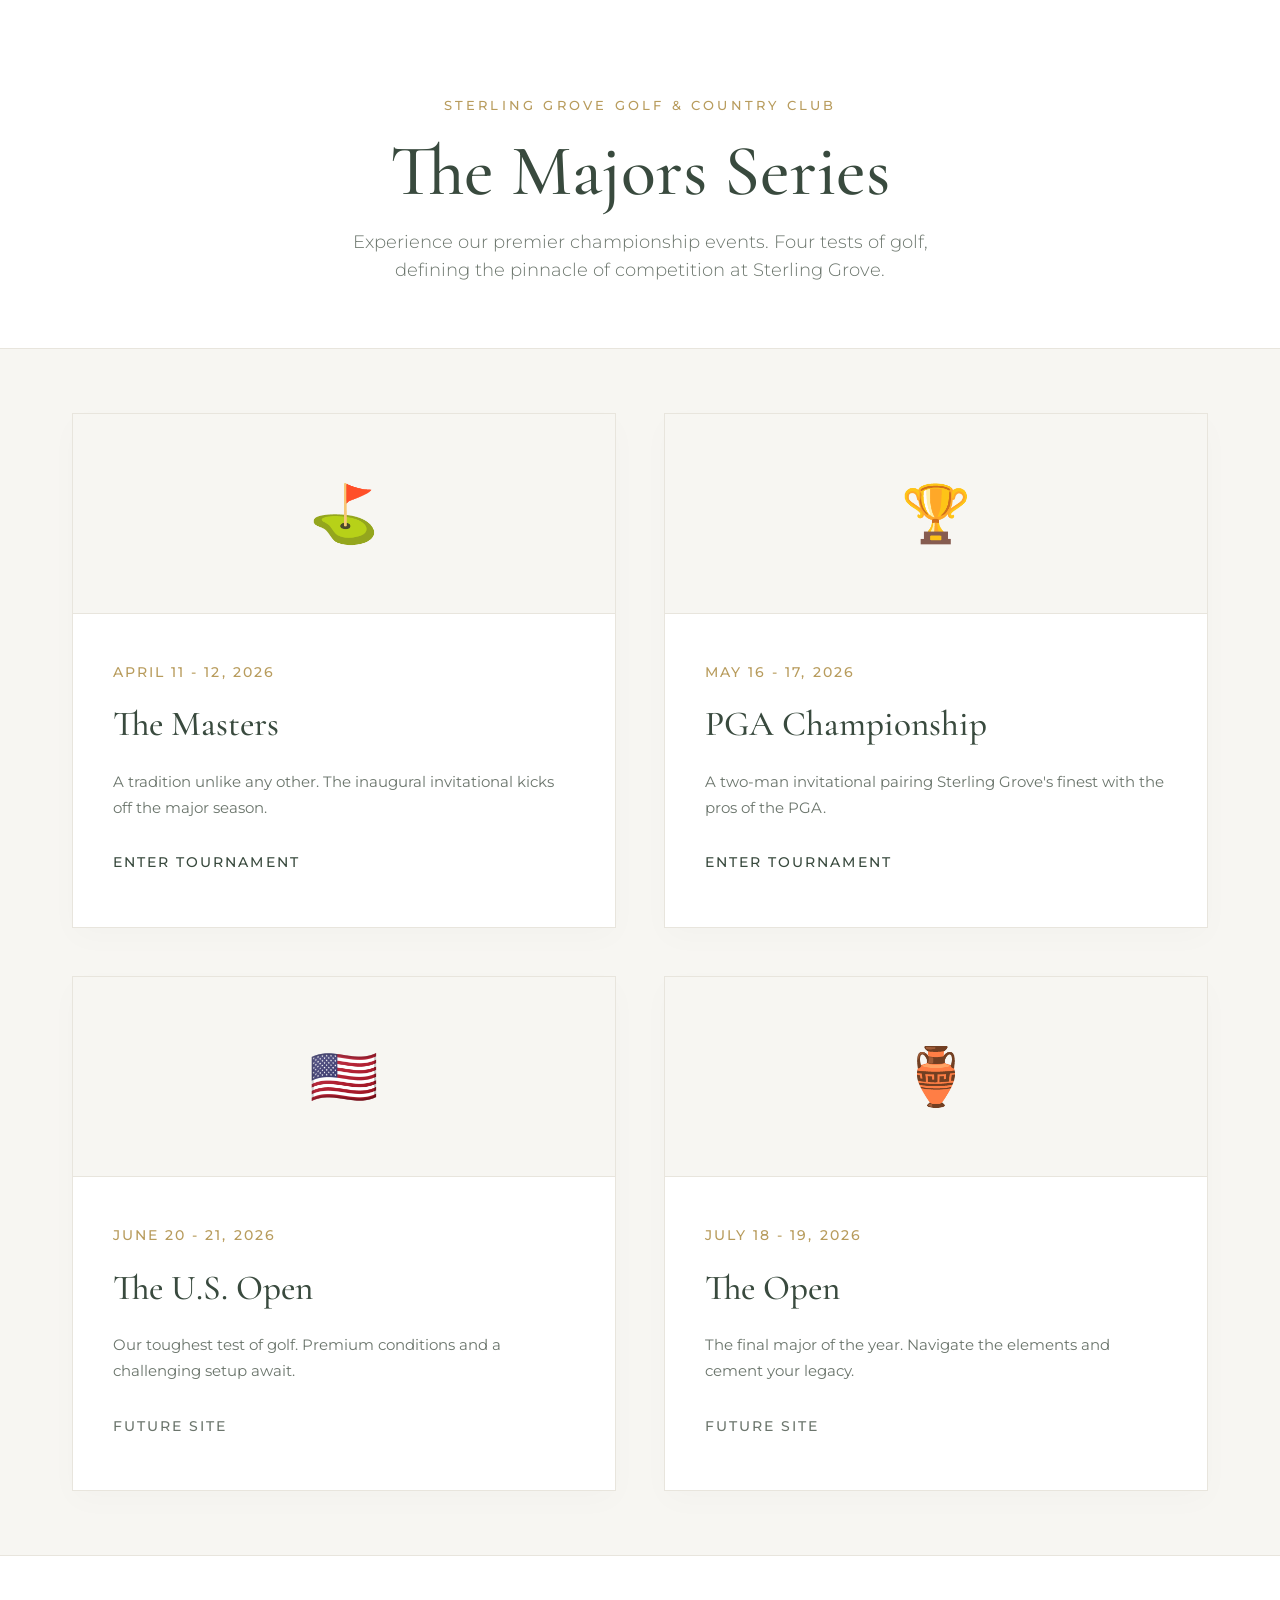
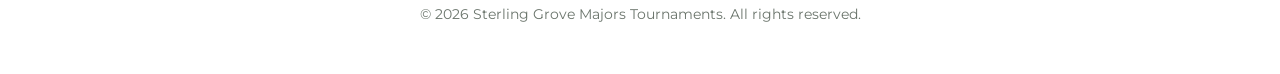
<file: index.html>
<!DOCTYPE html>
<html lang="en">
<head>
    <meta charset="UTF-8">
    <meta name="viewport" content="width=device-width, initial-scale=1.0">
    <meta name="description" content="Sterling Grove Majors Tournaments hub. Join the elite series of major golf tournaments.">
    <title>Sterling Grove Majors</title>
    <!-- Google Fonts -->
    <link href="https://fonts.googleapis.com/css2?family=Cormorant+Garamond:wght@400;500;600&family=Montserrat:wght@300;400;500;600&display=swap" rel="stylesheet">
    <style>
        :root {
            --sg-green: #394A3E; /* Sterling Grove deep green */
            --sg-green-light: #5A7061;
            --sg-gold: #B89C5D; /* Elegant gold accent */
            --sg-bg: #F7F6F2; /* Warm off-white */
            --sg-surface: #FFFFFF;
            --sg-text: #2B332C;
            --sg-text-muted: #6B756C;
            --sg-border: #E8E5DD;
        }

        * {
            margin: 0;
            padding: 0;
            box-sizing: border-box;
        }

        body {
            font-family: 'Montserrat', sans-serif;
            background-color: var(--sg-bg);
            color: var(--sg-text);
            line-height: 1.6;
            -webkit-font-smoothing: antialiased;
        }

        .header {
            text-align: center;
            padding: 6rem 2rem 4rem;
            background-color: var(--sg-surface);
            border-bottom: 1px solid var(--sg-border);
        }

        .brand-eyebrow {
            font-family: 'Montserrat', sans-serif;
            text-transform: uppercase;
            letter-spacing: 0.25em;
            font-size: 0.8rem;
            color: var(--sg-gold);
            margin-bottom: 1rem;
            font-weight: 500;
        }

        .title {
            font-family: 'Cormorant Garamond', serif;
            font-size: 4.5rem;
            color: var(--sg-green);
            margin-bottom: 1rem;
            line-height: 1.1;
            font-weight: 500;
        }

        .subtitle {
            font-size: 1.1rem;
            color: var(--sg-text-muted);
            max-width: 600px;
            margin: 0 auto;
            font-weight: 300;
        }

        .majors-section {
            max-width: 1200px;
            margin: 4rem auto;
            padding: 0 2rem;
        }

        .majors-grid {
            display: grid;
            grid-template-columns: repeat(auto-fit, minmax(350px, 1fr));
            gap: 3rem;
            position: relative;
            z-index: 10;
        }

        .major-card {
            background: var(--sg-surface);
            border: 1px solid var(--sg-border);
            text-decoration: none;
            color: var(--sg-text);
            transition: all 0.5s ease;
            position: relative;
            display: flex;
            flex-direction: column;
            box-shadow: 0 10px 30px rgba(0, 0, 0, 0.02);
            overflow: hidden;
        }

        .major-card:hover {
            transform: translateY(-8px);
            box-shadow: 0 20px 40px rgba(57, 74, 62, 0.08); /* Green tinted shadow */
        }

        .card-image {
            height: 200px;
            background-color: var(--sg-bg);
            border-bottom: 1px solid var(--sg-border);
            display: flex;
            align-items: center;
            justify-content: center;
            font-size: 3.5rem;
            color: var(--sg-green-light);
            transition: all 0.5s ease;
            position: relative;
            overflow: hidden;
        }
        
        .card-image::after {
            content: '';
            position: absolute;
            top: 0; left: 0; right: 0; bottom: 0;
            background: radial-gradient(circle at center, rgba(184, 156, 93, 0.1) 0%, transparent 70%);
            opacity: 0;
            transition: opacity 0.5s ease;
        }

        .major-card:hover .card-image {
            color: var(--sg-green);
        }
        
        .major-card:hover .card-image::after {
            opacity: 1;
        }

        .card-content {
            padding: 3rem 2.5rem;
            display: flex;
            flex-direction: column;
            flex-grow: 1;
        }

        .major-date {
            font-size: 0.85rem;
            color: var(--sg-gold);
            margin-bottom: 0.8rem;
            text-transform: uppercase;
            letter-spacing: 0.15em;
            font-weight: 500;
        }

        .major-title {
            font-family: 'Cormorant Garamond', serif;
            font-size: 2.2rem;
            color: var(--sg-green);
            margin-bottom: 1rem;
            font-weight: 500;
        }

        .major-desc {
            font-size: 0.95rem;
            color: var(--sg-text-muted);
            margin-bottom: 2rem;
            line-height: 1.7;
            flex-grow: 1;
        }

        .major-action {
            display: inline-flex;
            align-items: center;
            font-size: 0.85rem;
            color: var(--sg-green);
            text-transform: uppercase;
            letter-spacing: 0.15em;
            font-weight: 500;
            position: relative;
            padding-bottom: 0.3rem;
            margin-top: auto;
        }

        .major-action::after {
            content: '';
            position: absolute;
            bottom: 0;
            left: 0;
            width: 0;
            height: 1px;
            background-color: var(--sg-gold);
            transition: width 0.3s ease;
        }

        .major-card:hover .major-action::after {
            width: 100%;
        }

        /* Feature/Future constraints */
        .future-site {
            cursor: default;
        }
        
        .future-site:hover {
            transform: none;
            box-shadow: 0 10px 30px rgba(0, 0, 0, 0.02);
        }
        
        .future-site .major-action {
            color: var(--sg-text-muted);
        }

        .future-site:hover .major-action::after {
            width: 0;
            background-color: transparent;
        }

        .future-site .card-image {
            color: #C1C6C2;
        }
        
        .future-site:hover .card-image {
            color: #C1C6C2;
        }

        .footer {
            text-align: center;
            padding: 3rem 2rem;
            color: var(--sg-text-muted);
            font-size: 0.85rem;
            background-color: var(--sg-surface);
            border-top: 1px solid var(--sg-border);
            margin-top: 4rem;
        }
        
        @media (max-width: 768px) {
            .title {
                font-size: 3rem;
            }
            .header {
                padding: 4rem 1.5rem 2rem;
            }
            .card-content {
                padding: 2rem;
            }
        }
    </style>
</head>
<body>

    <header class="header">
        <div class="brand-eyebrow">Sterling Grove Golf & Country Club</div>
        <h1 class="title">The Majors Series</h1>
        <p class="subtitle">Experience our premier championship events. Four tests of golf, defining the pinnacle of competition at Sterling Grove.</p>
    </header>

    <main class="majors-section">
        <div class="majors-grid">
            
            <!-- Masters Tournament -->
            <a href="Masters_Tournament/index.html" class="major-card">
                <div class="card-image">⛳</div>
                <div class="card-content">
                    <div class="major-date">April 11 - 12, 2026</div>
                    <h2 class="major-title">The Masters</h2>
                    <p class="major-desc">A tradition unlike any other. The inaugural invitational kicks off the major season.</p>
                    <div class="major-action">Enter Tournament</div>
                </div>
            </a>

            <!-- PGA Championship -->
            <a href="PGA_Championship/index.html" class="major-card">
                <div class="card-image">🏆</div>
                <div class="card-content">
                    <div class="major-date">May 16 - 17, 2026</div>
                    <h2 class="major-title">PGA Championship</h2>
                    <p class="major-desc">A two-man invitational pairing Sterling Grove's finest with the pros of the PGA.</p>
                    <div class="major-action">Enter Tournament</div>
                </div>
            </a>

            <!-- US Open (Future Site) -->
            <div class="major-card future-site">
                <div class="card-image">🇺🇸</div>
                <div class="card-content">
                    <div class="major-date">June 20 - 21, 2026</div>
                    <h2 class="major-title">The U.S. Open</h2>
                    <p class="major-desc">Our toughest test of golf. Premium conditions and a challenging setup await.</p>
                    <div class="major-action">Future Site</div>
                </div>
            </div>

            <!-- The Open Championship (Future Site) -->
            <div class="major-card future-site">
                <div class="card-image">🏺</div>
                <div class="card-content">
                    <div class="major-date">July 18 - 19, 2026</div>
                    <h2 class="major-title">The Open</h2>
                    <p class="major-desc">The final major of the year. Navigate the elements and cement your legacy.</p>
                    <div class="major-action">Future Site</div>
                </div>
            </div>

        </div>
    </main>

    <footer class="footer">
        <p>&copy; 2026 Sterling Grove Majors Tournaments. All rights reserved.</p>
    </footer>

</body>
</html>
</file>
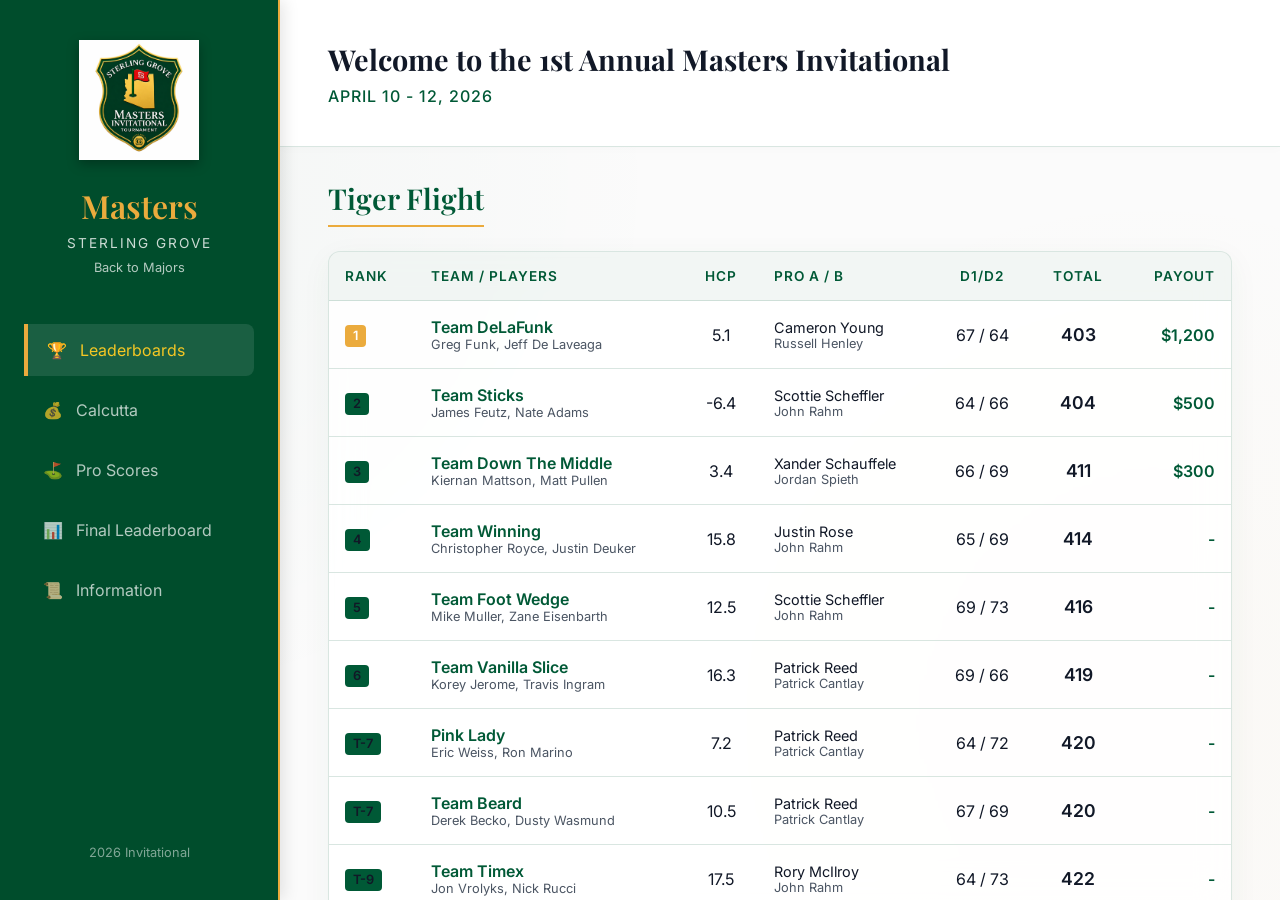
<file: Masters_Tournament/index.html>
<!DOCTYPE html>
<html lang="en">
<head>
    <meta charset="UTF-8">
    <meta name="viewport" content="width=device-width, initial-scale=1.0">
    <title>2026 Masters Invitational | Sterling Grove CC</title>
    <link rel="stylesheet" href="style.css">
    <!-- Google Fonts -->
    <link href="https://fonts.googleapis.com/css2?family=Inter:wght@300;400;500;600;700&family=Playfair+Display:ital,wght@0,600;1,600&display=swap" rel="stylesheet">
</head>
<body>
    <div class="app-container">
        <!-- Sidebar Navigation -->
        <aside class="sidebar">
            <div class="logo-box">
                <div class="logo-icon"><img src="SG_masters_logo.png" alt="Sterling Grove Masters Logo"></div>
                <h1 class="logo-title">Masters</h1>
                <p class="logo-subtitle">Sterling Grove</p>
                <div class="mt-2 text-center" style="margin-top: 5px;"><a href="../index.html" style="color: rgba(255, 255, 255, 0.7); font-size: 0.8rem; text-decoration: none;">Back to Majors</a></div>
            </div>
            
            <nav class="nav-menu">
                <button class="nav-btn active" data-tab="leaderboard">
                    <span class="icon">🏆</span> Leaderboards
                </button>
                <button class="nav-btn" data-tab="calcutta">
                    <span class="icon">💰</span> Calcutta
                </button>
                <button class="nav-btn" data-tab="pros">
                    <span class="icon">⛳</span> Pro Scores
                </button>
                <a class="nav-btn" href="live_leaderboard.html">
                    <span class="icon">📊</span> Final Leaderboard
                </a>
                <button class="nav-btn" data-tab="info">
                    <span class="icon">📜</span> Information
                </button>
            </nav>

            <div class="sidebar-footer">
                <p>2026 Invitational</p>
            </div>
        </aside>

        <!-- Main Content Area -->
        <main class="main-content">
            <header class="top-header">
                <div class="header-content">
                    <h2>Welcome to the 1st Annual Masters Invitational</h2>
                    <p>April 10 - 12, 2026</p>
                </div>
            </header>

            <div class="content-wrapper">
                
                <!-- Leaderboards View -->
                <section id="leaderboard" class="view-section active">
                    <h3 class="section-title">Tiger Flight</h3>
                    <div class="card glass-panel" id="tiger-flight-table"></div>

                    <h3 class="section-title mt-8">Rory Flight</h3>
                    <div class="card glass-panel" id="rory-flight-table"></div>
                </section>

                <!-- Calcutta View -->
                <section id="calcutta" class="view-section">
                    <div class="stats-grid">
                        <div class="stat-card glass-panel">
                            <h4>Total Pot</h4>
                            <div class="stat-value text-gold">$6,300</div>
                        </div>
                        <div class="stat-card glass-panel">
                            <h4>1st Place</h4>
                            <div class="stat-value">$3,150</div>
                            <p class="stat-sub">Team Sticks (Feutz)</p>
                        </div>
                        <div class="stat-card glass-panel highlight-pulse">
                            <h4>2nd Place</h4>
                            <div class="stat-value">$1,575</div>
                            <p class="stat-sub">Team DeLaFunk (Royce)</p>
                        </div>
                    </div>

                    <h3 class="section-title mt-8">Final Calcutta Payouts</h3>
                    <div class="card glass-panel" id="calcutta-payouts"></div>

                    <h3 class="section-title mt-8">Auction Board</h3>
                    <div class="card glass-panel" id="calcutta-board"></div>
                </section>

                <!-- Pros View -->
                <section id="pros" class="view-section">
                    <h3 class="section-title">Selected Pros Weekend Scores</h3>
                    <div class="card glass-panel" id="pro-scores-table"></div>
                </section>

                <!-- Info View -->
                <section id="info" class="view-section">
                    <div class="grid-2-col">
                        <div class="card glass-panel">
                            <h3 class="card-title">Event Snapshot</h3>
                            <ul class="info-list">
                                <li><strong>Location:</strong> Sterling Grove Country Club</li>
                                <li><strong>Dates:</strong> April 10 - 12, 2026</li>
                                <li><strong>Commissioners:</strong> Eric Weiss & Paul Benga</li>
                                <li><strong>Field:</strong> 20 two-man teams (2 Flights)</li>
                                <li><strong>Entry:</strong> $200 / team</li>
                            </ul>
                        </div>
                        <div class="card glass-panel">
                            <h3 class="card-title">Format & Logistics</h3>
                            <ul class="info-list">
                                <li><strong>Day 1:</strong> 2-man shamble using 75% handicap</li>
                                <li><strong>Day 2:</strong> 2-man best ball using 90% handicap</li>
                                <li><strong>Scoring:</strong> 2-man net score + two selected Pros (Rounds 3 & 4)</li>
                                <li>Pick-a-Pro completed Friday night, along with the Calcutta.</li>
                            </ul>
                        </div>
                    </div>
                </section>

            </div>
        </main>
    </div>

    <script src="script.js"></script>
</body>
</html>
</file>
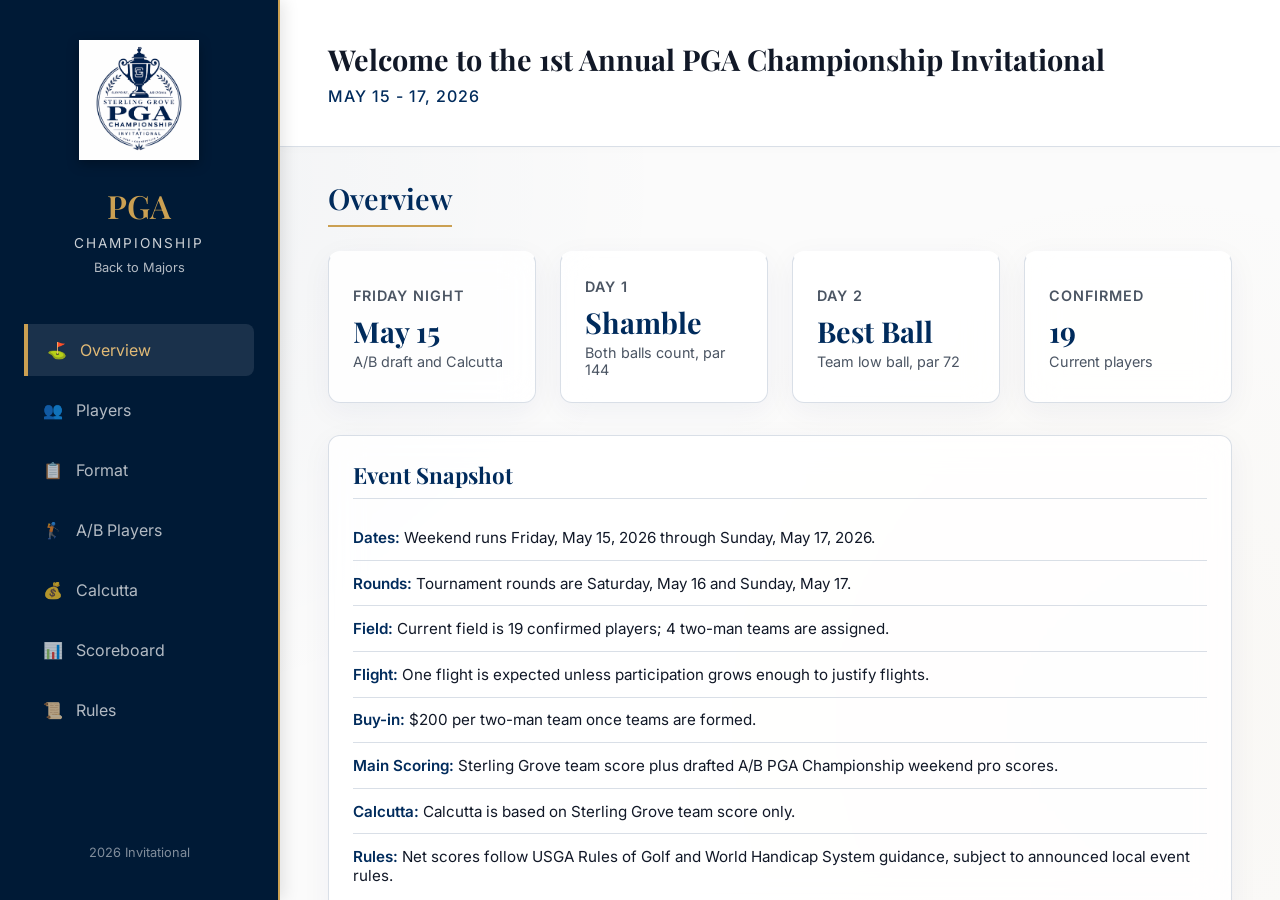
<file: PGA_Championship/index.html>
<!DOCTYPE html>
<html lang="en">
<head>
    <meta charset="UTF-8">
    <meta name="viewport" content="width=device-width, initial-scale=1.0">
    <meta name="description" content="2026 Sterling Grove PGA Championship Invitational rules, format, player selection, and Calcutta details.">
    <title>2026 PGA Championship Invitational | Sterling Grove CC</title>
    <link rel="stylesheet" href="style.css">
    <!-- Google Fonts -->
    <link href="https://fonts.googleapis.com/css2?family=Inter:wght@300;400;500;600;700&family=Playfair+Display:ital,wght@0,600;1,600&display=swap" rel="stylesheet">
</head>
<body>
    <div class="app-container">
        <!-- Sidebar Navigation -->
        <aside class="sidebar">
            <div class="logo-box">
                <div class="logo-icon"><img src="SG_PGA_championship_logo.png" alt="Sterling Grove PGA Championship Logo"></div>
                <h1 class="logo-title">PGA</h1>
                <p class="logo-subtitle">Championship</p>
                <div class="mt-2 text-center" style="margin-top: 5px;"><a href="../index.html" style="color: rgba(255, 255, 255, 0.7); font-size: 0.8rem; text-decoration: none;">Back to Majors</a></div>
            </div>
            
            <nav class="nav-menu">
                <button class="nav-btn active" data-tab="overview">
                    <span class="icon">⛳</span> Overview
                </button>
                <button class="nav-btn" data-tab="players">
                    <span class="icon">👥</span> Players
                </button>
                <button class="nav-btn" data-tab="format">
                    <span class="icon">📋</span> Format
                </button>
                <button class="nav-btn" data-tab="pickapro">
                    <span class="icon">🏌️</span> A/B Players
                </button>
                <button class="nav-btn" data-tab="calcutta">
                    <span class="icon">💰</span> Calcutta
                </button>
                <button class="nav-btn" data-tab="scoreboard">
                    <span class="icon">📊</span> Scoreboard
                </button>
                <button class="nav-btn" data-tab="rules">
                    <span class="icon">📜</span> Rules
                </button>
            </nav>

            <div class="sidebar-footer">
                <p>2026 Invitational</p>
            </div>
        </aside>

        <!-- Main Content Area -->
        <main class="main-content">
            <header class="top-header">
                <div class="header-content">
                    <h2>Welcome to the 1st Annual PGA Championship Invitational</h2>
                    <p>May 15 - 17, 2026</p>
                </div>
            </header>

            <div class="content-wrapper">
                
                <!-- Overview View -->
                <section id="overview" class="view-section active">
                    <h3 class="section-title">Overview</h3>
                    <div class="stats-grid">
                        <div class="stat-card glass-panel">
                            <h4>Friday Night</h4>
                            <div class="stat-value text-gold" style="font-size: 1.8rem;">May 15</div>
                            <p class="stat-sub">A/B draft and Calcutta</p>
                        </div>
                        <div class="stat-card glass-panel">
                            <h4>Day 1</h4>
                            <div class="stat-value text-gold" style="font-size: 1.8rem;">Shamble</div>
                            <p class="stat-sub">Both balls count, par 144</p>
                        </div>
                        <div class="stat-card glass-panel">
                            <h4>Day 2</h4>
                            <div class="stat-value text-gold" style="font-size: 1.8rem;">Best Ball</div>
                            <p class="stat-sub">Team low ball, par 72</p>
                        </div>
                        <div class="stat-card glass-panel highlight-pulse">
                            <h4>Confirmed</h4>
                            <div class="stat-value text-gold" style="font-size: 1.8rem;">19</div>
                            <p class="stat-sub">Current players</p>
                        </div>
                    </div>

                    <div class="card glass-panel mt-8" style="padding: 1.5rem;">
                        <h3 class="card-title">Event Snapshot</h3>
                        <ul class="info-list">
                            <li><strong>Dates:</strong> Weekend runs Friday, May 15, 2026 through Sunday, May 17, 2026.</li>
                            <li><strong>Rounds:</strong> Tournament rounds are Saturday, May 16 and Sunday, May 17.</li>
                            <li><strong>Field:</strong> Current field is 19 confirmed players; 4 two-man teams are assigned.</li>
                            <li><strong>Flight:</strong> One flight is expected unless participation grows enough to justify flights.</li>
                            <li><strong>Buy-in:</strong> $200 per two-man team once teams are formed.</li>
                            <li><strong>Main Scoring:</strong> Sterling Grove team score plus drafted A/B PGA Championship weekend pro scores.</li>
                            <li><strong>Calcutta:</strong> Calcutta is based on Sterling Grove team score only.</li>
                            <li><strong>Rules:</strong> Net scores follow USGA Rules of Golf and World Handicap System guidance, subject to announced local event rules.</li>
                        </ul>
                    </div>
                </section>

                <!-- Players View -->
                <section id="players" class="view-section">
                    <div style="display: flex; justify-content: space-between; align-items: flex-end; margin-bottom: 1.5rem;">
                        <h3 class="section-title" style="margin-bottom: 0;">Teams and Players</h3>
                        <span class="badge badge-gold">19 players</span>
                    </div>
                    <div class="card glass-panel">
                        <div style="padding: 1.5rem; border-bottom: 1px solid var(--border);">
                            <p>Four two-man teams are assigned. Single-player rows show players who still need a partner.</p>
                        </div>
                        <div style="overflow-x: auto;">
                            <table>
                                <thead>
                                    <tr>
                                        <th>Team</th>
                                        <th>Player 1</th>
                                        <th>P1 HDCP</th>
                                        <th>Player 2</th>
                                        <th>P2 HDCP</th>
                                        <th>Total HDCP</th>
                                    </tr>
                                </thead>
                                <tbody>
                                    <tr><td class="font-bold">Benga and Ingram</td><td>Paul Benga</td><td>6.4</td><td>Travis Ingram</td><td>6.9</td><td>13.3</td></tr>
                                    <tr><td class="font-bold">Royce and Lewis</td><td>Christopher Royce</td><td>13.5</td><td>Mark Lewis</td><td>9.4</td><td>22.9</td></tr>
                                    <tr><td class="font-bold">Weiss and Marino</td><td>Eric Weiss</td><td>0.4</td><td>Ron Marino</td><td>4.4</td><td>4.8</td></tr>
                                    <tr><td class="font-bold">Bolosan and Wilkins</td><td>Shane Bolosan</td><td>9.4</td><td>Mike Wilkins</td><td>15.3</td><td>24.7</td></tr>
                                    <tr><td class="font-bold">TBD 1</td><td>James Feutz</td><td>+0.6</td><td>--</td><td>--</td><td>--</td></tr>
                                    <tr><td class="font-bold">TBD 2</td><td>Jon Vrolyks</td><td>4.8</td><td>--</td><td>--</td><td>--</td></tr>
                                    <tr><td class="font-bold">TBD 3</td><td>Zane Eisenbarth</td><td>5.4</td><td>--</td><td>--</td><td>--</td></tr>
                                    <tr><td class="font-bold">TBD 4</td><td>Michael Falagrady</td><td>6.9</td><td>--</td><td>--</td><td>--</td></tr>
                                    <tr><td class="font-bold">TBD 5</td><td>Scott Lucas</td><td>9.7</td><td>--</td><td>--</td><td>--</td></tr>
                                    <tr><td class="font-bold">TBD 6</td><td>Rich McKeon</td><td>10.9</td><td>--</td><td>--</td><td>--</td></tr>
                                    <tr><td class="font-bold">TBD 7</td><td>Vasan Srinivasan</td><td>15.1</td><td>--</td><td>--</td><td>--</td></tr>
                                    <tr><td class="font-bold">TBD 8</td><td>Mark Albedyll</td><td>16.0</td><td>--</td><td>--</td><td>--</td></tr>
                                    <tr><td class="font-bold">TBD 9</td><td>Patrick Schueppert</td><td>16.5</td><td>--</td><td>--</td><td>--</td></tr>
                                    <tr><td class="font-bold">TBD 10</td><td>Robert Hill &quot;Captain&quot;</td><td>19.4</td><td>--</td><td>--</td><td>--</td></tr>
                                    <tr><td class="font-bold">TBD 11</td><td>Eric Lamb</td><td>26.2</td><td>--</td><td>--</td><td>--</td></tr>
                                </tbody>
                            </table>
                        </div>
                    </div>
                </section>

                <!-- Format View -->
                <section id="format" class="view-section">
                    <h3 class="section-title">Format</h3>
                    <div class="card glass-panel" style="padding: 1.5rem;">
                        <h3 class="card-title">Saturday: Shamble</h3>
                        <ul class="info-list">
                            <li>Both players tee off, then the team chooses the best drive.</li>
                            <li>After the selected drive, both players place within one club-length, not nearer the hole, in the same condition.</li>
                            <li>Each player plays his own ball from the selected drive location until holed.</li>
                            <li>Both balls count on every hole.</li>
                            <li>Saturday team par is 144.</li>
                            <li>No 6-drive requirement.</li>
                        </ul>
                        <h3 class="card-title">Sunday: Best Ball</h3>
                        <ul class="info-list">
                            <li>Each player plays his own ball from tee to green.</li>
                            <li>The team&#039;s lower score on each hole counts.</li>
                            <li>Sunday team par is 72.</li>
                            <li>Sunday pairings should be set after Saturday results.</li>
                        </ul>
                    </div>
                </section>

                <!-- A/B Players View -->
                <section id="pickapro" class="view-section">
                    <h3 class="section-title">A/B Player Draft</h3>
                    <div class="card glass-panel" style="padding: 1.5rem;">
                        <h3 class="card-title" style="border-bottom: none; margin-bottom: 0.5rem; padding-bottom: 0;">Friday Night Draft</h3>
                        <p style="margin-bottom: 1.5rem; color: var(--text-muted); border-bottom: 1px solid var(--border); padding-bottom: 1rem;">
                            After the PGA Championship cut is official, the committee will publish the eligible A and B player lists. Each Sterling Grove team drafts one A player and one B player from players who made the cut.
                        </p>
                        <div class="grid-2-col">
                            <div>
                                <h3 class="card-title">A Players</h3>
                                <ul class="info-list">
                                    <li>A player list will be published after the cut.</li>
                                </ul>
                            </div>
                            <div>
                                <h3 class="card-title">B Players</h3>
                                <ul class="info-list">
                                    <li>B player list will be published after the cut.</li>
                                </ul>
                            </div>
                        </div>
                        <div class="mt-8">
                            <h3 class="card-title">Draft Notes</h3>
                        <ul class="info-list">
                            <li><strong>Eligibility:</strong> Only PGA Championship players who make the cut are eligible.</li>
                            <li><strong>Duration:</strong> Each team keeps its selected pros for Round 3 and Round 4.</li>
                            <li><strong>Duplication:</strong> Multiple Sterling Grove teams may draft the same pros.</li>
                            <li><strong>Scoring:</strong> Only weekend PGA Championship scores count toward the main competition.</li>
                            <li><strong>PGA Par:</strong> Drafted A/B players contribute a combined par of 280, or 140 per PGA round day.</li>
                        </ul>
                        </div>
                    </div>
                </section>

                <!-- Calcutta View -->
                <section id="calcutta" class="view-section">
                    <h3 class="section-title">Calcutta</h3>
                    <div class="card glass-panel" style="padding: 1.5rem; margin-bottom: 2rem;">
                        <h3 class="card-title" style="border-bottom: none; margin-bottom: 0.5rem; padding-bottom: 0;">Format Details</h3>
                        <ul class="info-list">
                            <li>One Calcutta runs across all teams.</li>
                            <li>Auction starts at $50 per team and increases in $25 increments.</li>
                            <li>If a team is not the highest bidder on itself, it may buy back half of the winning bid.</li>
                            <li>Calcutta scoring is based on Sterling Grove team golf scores only, not the added PGA Championship pro scores.</li>
                            <li>The scoreboard should show team cost, total pot, buyer, buyback status, and projected/final payouts.</li>
                        </ul>
                    </div>

                    <h3 class="section-title">Payout Schedule</h3>
                    <div class="stats-grid">
                        <div class="stat-card glass-panel">
                            <h4>1st Place</h4>
                            <div class="stat-value text-gold" style="font-size: 1.8rem;">60%</div>
                        </div>
                        <div class="stat-card glass-panel">
                            <h4>2nd Place</h4>
                            <div class="stat-value text-gold" style="font-size: 1.8rem;">30%</div>
                        </div>
                        <div class="stat-card glass-panel">
                            <h4>3rd Place</h4>
                            <div class="stat-value text-gold" style="font-size: 1.8rem;">10%</div>
                        </div>
                    </div>
                </section>

                <!-- Scoreboard View -->
                <section id="scoreboard" class="view-section">
                    <h3 class="section-title">Live Scoreboard</h3>
                    <div class="stats-grid scoreboard-summary">
                        <div class="stat-card glass-panel">
                            <h4>Last Updated</h4>
                            <div class="stat-value compact" id="scoreboard-updated">--</div>
                            <p class="stat-sub" id="scoreboard-status">Loading scoreboard data</p>
                        </div>
                        <div class="stat-card glass-panel">
                            <h4>Teams Entered</h4>
                            <div class="stat-value compact" id="scoreboard-team-count">--</div>
                            <p class="stat-sub">One flight expected</p>
                        </div>
                        <div class="stat-card glass-panel">
                            <h4>Calcutta Pot</h4>
                            <div class="stat-value compact" id="scoreboard-pot">--</div>
                            <p class="stat-sub">Sterling Grove team score only</p>
                        </div>
                        <div class="stat-card glass-panel">
                            <h4>Total Par</h4>
                            <div class="stat-value compact" id="scoreboard-tournament-par">496</div>
                            <p class="stat-sub">SG 216 + PGA 280</p>
                        </div>
                    </div>

                    <div class="grid-2-col">
                        <div class="card glass-panel">
                            <h3 class="card-title">Main Leaderboard</h3>
                            <ul class="info-list">
                                <li>Sterling Grove team weekend par: 216.</li>
                                <li>Drafted A/B PGA player weekend par: 280.</li>
                                <li>Main tournament total par: 496.</li>
                                <li>Ranks teams by Sterling Grove score plus A/B PGA player scores.</li>
                                <li>Expected setup is one flight unless participation grows.</li>
                            </ul>
                        </div>
                        <div class="card glass-panel">
                            <h3 class="card-title">Calcutta Board</h3>
                            <ul class="info-list">
                                <li>Ranks teams by Sterling Grove team score only.</li>
                                <li>Shows players, Day 1, Day 2, team total, net to par, owner, cost, buyback, and payout.</li>
                                <li>Payouts: 1st 60%, 2nd 30%, 3rd 10%.</li>
                                <li>PGA player scores do not affect Calcutta standings.</li>
                            </ul>
                        </div>
                    </div>

                    <div class="card glass-panel mt-8 scoreboard-card">
                        <div class="card-header-row">
                            <h3 class="card-title">Main Tournament Standings</h3>
                            <span class="badge">Team + PGA</span>
                        </div>
                        <div class="table-wrap">
                            <table>
                                <thead>
                                    <tr>
                                        <th>Rank</th>
                                        <th>Team</th>
                                        <th>Players</th>
                                        <th>Sat</th>
                                        <th>Sun</th>
                                        <th>SG Total</th>
                                        <th>PGA</th>
                                        <th>Total</th>
                                        <th>To Par</th>
                                    </tr>
                                </thead>
                                <tbody id="main-leaderboard-body">
                                    <tr><td colspan="9">Loading scoreboard data...</td></tr>
                                </tbody>
                            </table>
                        </div>
                    </div>

                    <div class="card glass-panel mt-8 scoreboard-card">
                        <div class="card-header-row">
                            <h3 class="card-title">Calcutta Board</h3>
                            <span class="badge badge-gold">Team score only</span>
                        </div>
                        <div class="table-wrap">
                            <table>
                                <thead>
                                    <tr>
                                        <th>Rank</th>
                                        <th>Team</th>
                                        <th>Players</th>
                                        <th>Day 1</th>
                                        <th>Day 2</th>
                                        <th>Team Total</th>
                                        <th>Net To Par</th>
                                        <th>Owner</th>
                                        <th>Cost</th>
                                        <th>Buyback</th>
                                        <th>Payout</th>
                                    </tr>
                                </thead>
                                <tbody id="calcutta-board-body">
                                    <tr><td colspan="11">Loading Calcutta data...</td></tr>
                                </tbody>
                            </table>
                        </div>
                    </div>

                    <div class="card glass-panel mt-8 scoreboard-card">
                        <div class="card-header-row">
                            <h3 class="card-title">A/B PGA Picks</h3>
                            <span class="badge">Weekend pro scores</span>
                        </div>
                        <div class="table-wrap">
                            <table>
                                <thead>
                                    <tr>
                                        <th>Team</th>
                                        <th>A Player</th>
                                        <th>A R3</th>
                                        <th>A R4</th>
                                        <th>B Player</th>
                                        <th>B R3</th>
                                        <th>B R4</th>
                                        <th>Pro Total</th>
                                    </tr>
                                </thead>
                                <tbody id="pga-picks-body">
                                    <tr><td colspan="8">Loading PGA picks...</td></tr>
                                </tbody>
                            </table>
                        </div>
                    </div>

                    <div class="card glass-panel mt-8" style="padding: 1.5rem;">
                        <h3 class="card-title">Player Notes</h3>
                        <ul class="info-list">
                            <li><strong>Main standings:</strong> team scores plus drafted A/B PGA Championship scores.</li>
                            <li><strong>Calcutta standings:</strong> Sterling Grove team score only.</li>
                            <li><strong>Live scoring:</strong> Squabbit scoring is required, and signed paper scorecards remain official.</li>
                            <li><strong>Updates:</strong> standings will be updated during tournament weekend as scores are available.</li>
                        </ul>
                    </div>
                </section>

                <!-- Rules View -->
                <section id="rules" class="view-section">
                    <h3 class="section-title">Rules and Scoring</h3>
                    <div class="card glass-panel" style="padding: 1.5rem;">
                        <ul class="info-list">
                            <li><strong>USGA:</strong> USGA Rules of Golf apply for the event.</li>
                            <li><strong>Net Scoring:</strong> Follows USGA/WHS procedures unless an event-specific local rule is announced before play.</li>
                            <li><strong>Saturday:</strong> Shamble with both balls counting, par 144.</li>
                            <li><strong>Sunday:</strong> Best ball, par 72.</li>
                            <li><strong>Live Scoring:</strong> Squabbit live scoring is required. Players must enter individual scores so Saturday can count both balls and Sunday can count the team best ball.</li>
                            <li><strong>Official Scorecard:</strong> The signed paper scorecard is official and controls if there is any discrepancy with Squabbit.</li>
                            <li><strong>Play It Down:</strong> All balls are played down. Native grass is regular field of play; if a ball is not found, it is lost and the player must re-tee or play from the previous spot.</li>
                            <li><strong>Hole 8:</strong> The well-marked red penalty area on hole 8 is the exception and will be played as a red penalty area.</li>
                            <li><strong>Free Relief:</strong> Free relief is available from immovable obstructions such as cart paths, sprinkler heads, drains, fixed benches, paved roads, utility boxes, bathroom buildings, and permanently attached signs when they interfere with lie, stance, or intended swing.</li>
                            <li><strong>Relief Procedure:</strong> In the general area, find the nearest point of complete relief no closer to the hole, then drop within one club-length. The ball must come to rest in the relief area.</li>
                            <li><strong>Line of Sight:</strong> Line-of-sight relief is not normally allowed unless the ball is on the putting green or a special local rule applies.</li>
                            <li><strong>Rulings:</strong> If there is confusion or doubt, play a second ball and ask the committee for a ruling after the round.</li>
                            <li><strong>Handicaps:</strong> Handicaps should be locked the week of the event.</li>
                        </ul>
                    </div>
                </section>

            </div>
        </main>
    </div>

    <script src="data/scoreboard-data.js"></script>
    <script src="script.js"></script>
</body>
</html>
</file>
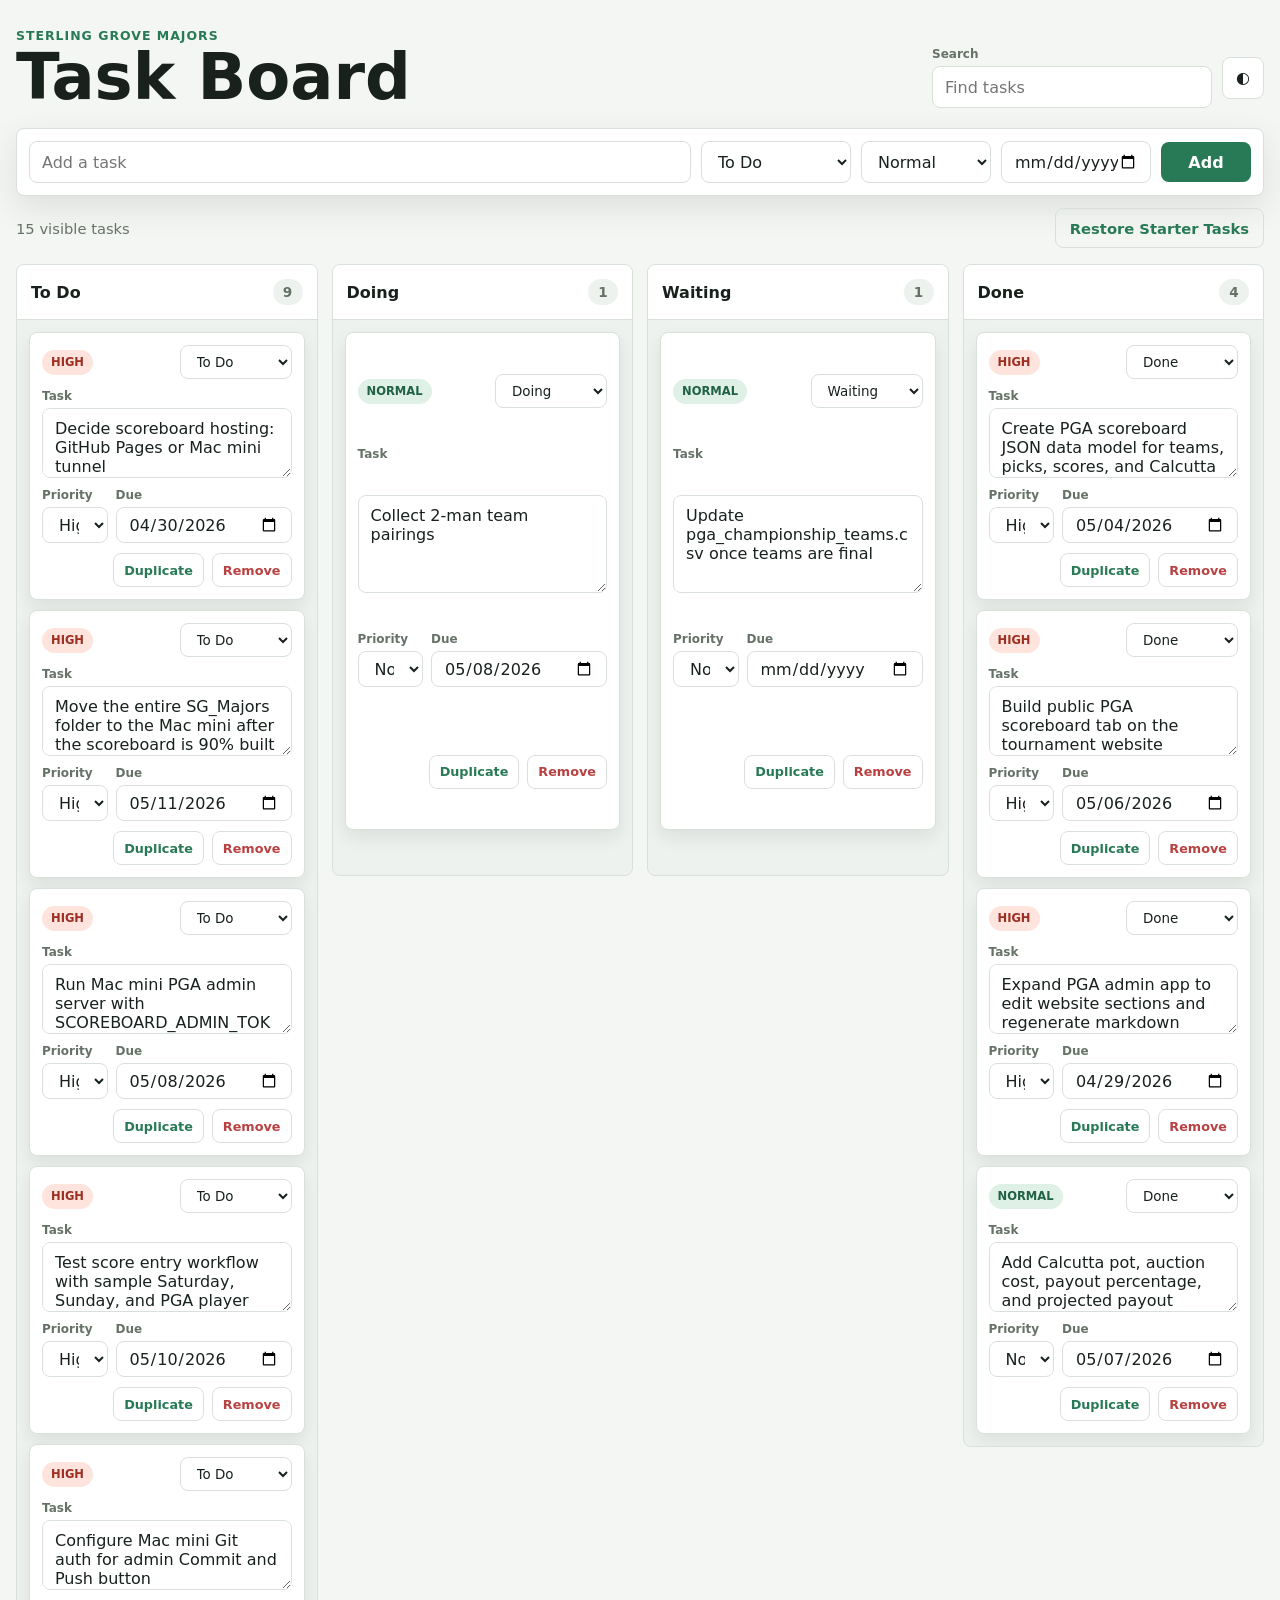
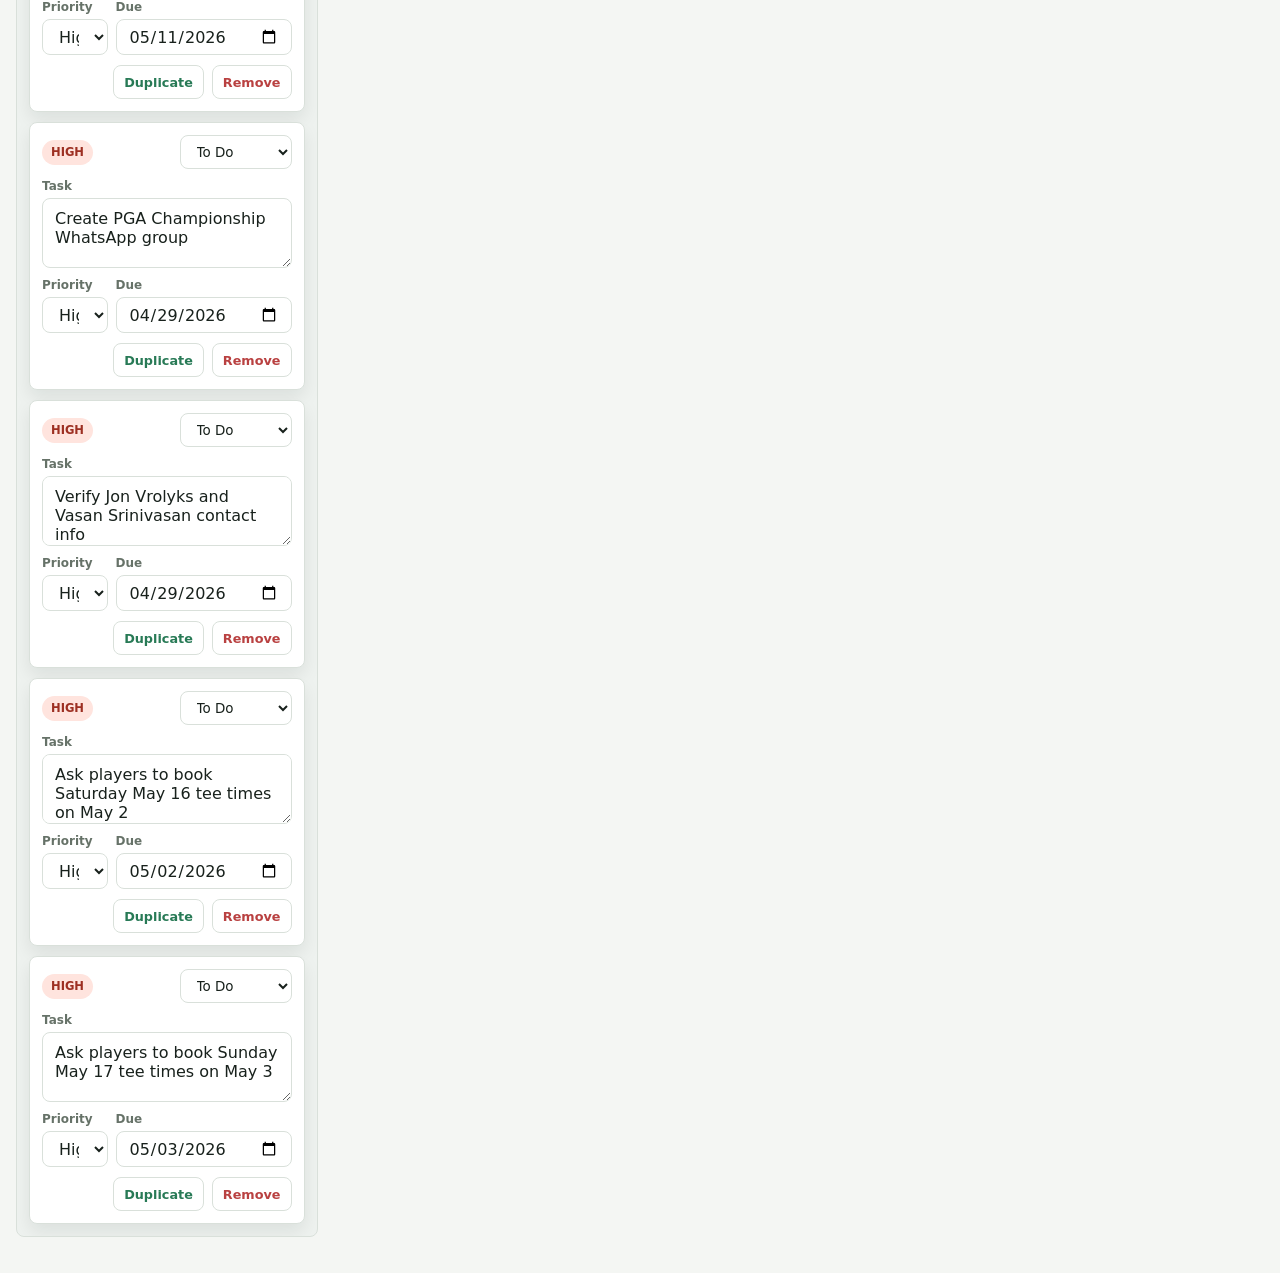
<file: kanban_board.html>
<!doctype html>
<html lang="en">
  <head>
    <meta charset="utf-8" />
    <meta name="viewport" content="width=device-width, initial-scale=1" />
    <title>Task Board</title>
    <link rel="stylesheet" href="./kanban_board.css" />
  </head>
  <body>
    <main class="app-shell">
      <header class="topbar">
        <div>
          <p class="eyebrow">Sterling Grove Majors</p>
          <h1>Task Board</h1>
        </div>
        <div class="toolbar" aria-label="Board tools">
          <label class="search">
            <span>Search</span>
            <input id="searchInput" type="search" placeholder="Find tasks" autocomplete="off" />
          </label>
          <button class="icon-button" id="themeToggle" type="button" title="Toggle theme" aria-label="Toggle theme">
            <span aria-hidden="true">◐</span>
          </button>
        </div>
      </header>

      <section class="composer" aria-label="Add task">
        <input id="taskTitle" type="text" placeholder="Add a task" maxlength="120" />
        <select id="taskColumn" aria-label="Column">
          <option value="todo">To Do</option>
          <option value="doing">Doing</option>
          <option value="waiting">Waiting</option>
          <option value="done">Done</option>
        </select>
        <select id="taskPriority" aria-label="Priority">
          <option value="normal">Normal</option>
          <option value="high">High</option>
          <option value="low">Low</option>
        </select>
        <input id="taskDue" type="date" aria-label="Due date" />
        <button id="addTask" type="button">Add</button>
      </section>

      <section class="board-meta" aria-live="polite">
        <div id="statusLine">Ready</div>
        <button id="resetSeed" type="button">Restore Starter Tasks</button>
      </section>

      <section class="board" id="board" aria-label="Kanban board">
        <article class="column" data-column="todo">
          <header>
            <h2>To Do</h2>
            <span class="count" data-count="todo">0</span>
          </header>
          <div class="dropzone" data-dropzone="todo"></div>
        </article>

        <article class="column" data-column="doing">
          <header>
            <h2>Doing</h2>
            <span class="count" data-count="doing">0</span>
          </header>
          <div class="dropzone" data-dropzone="doing"></div>
        </article>

        <article class="column" data-column="waiting">
          <header>
            <h2>Waiting</h2>
            <span class="count" data-count="waiting">0</span>
          </header>
          <div class="dropzone" data-dropzone="waiting"></div>
        </article>

        <article class="column" data-column="done">
          <header>
            <h2>Done</h2>
            <span class="count" data-count="done">0</span>
          </header>
          <div class="dropzone" data-dropzone="done"></div>
        </article>
      </section>
    </main>

    <template id="cardTemplate">
      <article class="task-card" draggable="true">
        <div class="card-topline">
          <span class="priority"></span>
          <select class="move-select" aria-label="Move task">
            <option value="todo">To Do</option>
            <option value="doing">Doing</option>
            <option value="waiting">Waiting</option>
            <option value="done">Done</option>
          </select>
        </div>
        <label class="title-label">
          <span>Task</span>
          <textarea class="title" rows="2"></textarea>
        </label>
        <div class="card-fields">
          <label>
            <span>Priority</span>
            <select class="priority-select">
              <option value="normal">Normal</option>
              <option value="high">High</option>
              <option value="low">Low</option>
            </select>
          </label>
          <label>
            <span>Due</span>
            <input class="due-input" type="date" />
          </label>
        </div>
        <div class="card-actions">
          <button class="duplicate" type="button">Duplicate</button>
          <button class="remove" type="button">Remove</button>
        </div>
      </article>
    </template>

    <script src="./kanban_board.js"></script>
  </body>
</html>
</file>
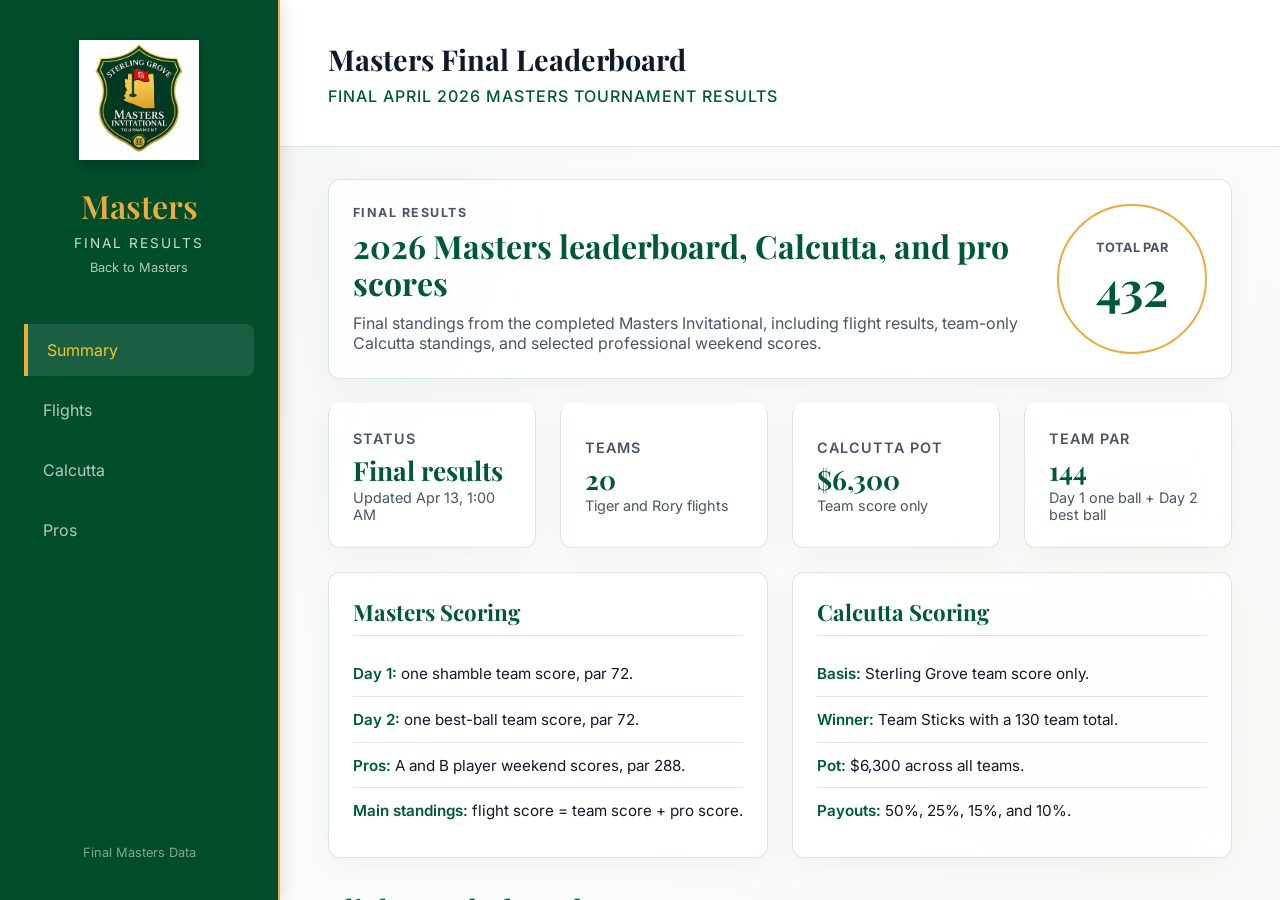
<file: Masters_Tournament/live_leaderboard.html>
<!DOCTYPE html>
<html lang="en">
<head>
    <meta charset="UTF-8">
    <meta name="viewport" content="width=device-width, initial-scale=1.0">
    <meta name="description" content="Final 2026 Sterling Grove Masters leaderboard, Calcutta results, and pro scores.">
    <title>Masters Final Leaderboard | Sterling Grove CC</title>
    <link rel="stylesheet" href="style.css">
    <link rel="stylesheet" href="live_leaderboard.css">
    <link href="https://fonts.googleapis.com/css2?family=Inter:wght@300;400;500;600;700&family=Playfair+Display:ital,wght@0,600;1,600&display=swap" rel="stylesheet">
</head>
<body>
    <div class="app-container">
        <aside class="sidebar">
            <div class="logo-box">
                <div class="logo-icon"><img src="SG_masters_logo.png" alt="Sterling Grove Masters Logo"></div>
                <h1 class="logo-title">Masters</h1>
                <p class="logo-subtitle">Final Results</p>
                <div class="mt-2 text-center" style="margin-top: 5px;">
                    <a href="index.html" style="color: rgba(255, 255, 255, 0.7); font-size: 0.8rem; text-decoration: none;">Back to Masters</a>
                </div>
            </div>

            <nav class="nav-menu">
                <a class="nav-btn active" href="#summary">Summary</a>
                <a class="nav-btn" href="#flights">Flights</a>
                <a class="nav-btn" href="#calcutta">Calcutta</a>
                <a class="nav-btn" href="#pros">Pros</a>
            </nav>

            <div class="sidebar-footer">
                <p>Final Masters Data</p>
            </div>
        </aside>

        <main class="main-content">
            <header class="top-header">
                <div class="header-content">
                    <h2>Masters Final Leaderboard</h2>
                    <p>Final April 2026 Masters tournament results</p>
                </div>
            </header>

            <div class="content-wrapper">
                <section id="summary">
                    <div class="scoreboard-hero glass-panel">
                        <div>
                            <p class="eyebrow">Final Results</p>
                            <h3>2026 Masters leaderboard, Calcutta, and pro scores</h3>
                            <p>
                                Final standings from the completed Masters Invitational, including flight results,
                                team-only Calcutta standings, and selected professional weekend scores.
                            </p>
                        </div>
                        <div class="hero-score">
                            <span>Total Par</span>
                            <strong id="total-par">432</strong>
                        </div>
                    </div>

                    <div class="stats-grid summary-stats">
                        <div class="stat-card glass-panel">
                            <h4>Status</h4>
                            <div class="stat-value compact" id="event-status">Final</div>
                            <p class="stat-sub" id="event-updated">--</p>
                        </div>
                        <div class="stat-card glass-panel">
                            <h4>Teams</h4>
                            <div class="stat-value compact" id="team-count">20</div>
                            <p class="stat-sub">Tiger and Rory flights</p>
                        </div>
                        <div class="stat-card glass-panel">
                            <h4>Calcutta Pot</h4>
                            <div class="stat-value compact" id="calcutta-pot">$6,300</div>
                            <p class="stat-sub">Team score only</p>
                        </div>
                        <div class="stat-card glass-panel">
                            <h4>Team Par</h4>
                            <div class="stat-value compact" id="team-par">144</div>
                            <p class="stat-sub">Day 1 one ball + Day 2 best ball</p>
                        </div>
                    </div>

                    <div class="grid-2-col">
                        <div class="card glass-panel scoreboard-card">
                            <h3 class="card-title">Masters Scoring</h3>
                            <ul class="info-list">
                                <li><strong>Day 1:</strong> one shamble team score, par 72.</li>
                                <li><strong>Day 2:</strong> one best-ball team score, par 72.</li>
                                <li><strong>Pros:</strong> A and B player weekend scores, par 288.</li>
                                <li><strong>Main standings:</strong> flight score = team score + pro score.</li>
                            </ul>
                        </div>
                        <div class="card glass-panel scoreboard-card">
                            <h3 class="card-title">Calcutta Scoring</h3>
                            <ul class="info-list">
                                <li><strong>Basis:</strong> Sterling Grove team score only.</li>
                                <li><strong>Winner:</strong> Team Sticks with a 130 team total.</li>
                                <li><strong>Pot:</strong> $6,300 across all teams.</li>
                                <li><strong>Payouts:</strong> 50%, 25%, 15%, and 10%.</li>
                            </ul>
                        </div>
                    </div>
                </section>

                <section id="flights" class="mt-8">
                    <div class="section-row">
                        <h3 class="section-title">Flight Leaderboards</h3>
                        <span class="badge badge-gold">Final</span>
                    </div>
                    <div class="flight-grid" id="flight-leaderboards"></div>
                </section>

                <section id="calcutta" class="mt-8">
                    <div class="section-row">
                        <h3 class="section-title">Calcutta Scoreboard</h3>
                        <span class="badge">Team score only</span>
                    </div>
                    <div class="card glass-panel scoreboard-card">
                        <div class="table-wrap">
                            <table>
                                <thead>
                                    <tr>
                                        <th>Rank</th>
                                        <th>Team</th>
                                        <th>Flight</th>
                                        <th>Players</th>
                                        <th>Day 1</th>
                                        <th>Day 2</th>
                                        <th>Team Total</th>
                                        <th>To Par</th>
                                        <th>Owner</th>
                                        <th>Cost</th>
                                        <th>Payout</th>
                                    </tr>
                                </thead>
                                <tbody id="calcutta-body"></tbody>
                            </table>
                        </div>
                    </div>

                    <div class="grid-2-col mt-8">
                        <div class="card glass-panel scoreboard-card">
                            <h3 class="card-title">Final Calcutta Payouts</h3>
                            <div class="table-wrap">
                                <table>
                                    <thead>
                                        <tr>
                                            <th>Place</th>
                                            <th>Team</th>
                                            <th>Owner</th>
                                            <th>Payout</th>
                                        </tr>
                                    </thead>
                                    <tbody id="calcutta-payouts-body"></tbody>
                                </table>
                            </div>
                        </div>
                        <div class="card glass-panel scoreboard-card">
                            <h3 class="card-title">Calcutta Notes</h3>
                            <ul class="info-list">
                                <li>Calcutta rankings ignore pro scores.</li>
                                <li>Team Sticks won the Calcutta with a 130 team total.</li>
                                <li>Team DeLaFunk won Tiger Flight even though Team Sticks had the better team-only score.</li>
                                <li>Final Calcutta payouts were settled from the team-only standings.</li>
                            </ul>
                        </div>
                    </div>
                </section>

                <section id="pros" class="mt-8">
                    <div class="section-row">
                        <h3 class="section-title">Selected Pro Scores</h3>
                        <span class="badge">Rounds 3 and 4</span>
                    </div>
                    <div class="card glass-panel scoreboard-card">
                        <div class="table-wrap">
                            <table>
                                <thead>
                                    <tr>
                                        <th>Pro</th>
                                        <th>Round 3</th>
                                        <th>Round 4</th>
                                        <th>Total</th>
                                        <th>To Par</th>
                                    </tr>
                                </thead>
                                <tbody id="pros-body"></tbody>
                            </table>
                        </div>
                    </div>
                </section>
            </div>
        </main>
    </div>

    <script src="data/scoreboard-data.js"></script>
    <script src="live_leaderboard.js"></script>
</body>
</html>
</file>
<file: Masters_Tournament/style.css>
:root {
    --primary: #005936; /* Authentic Augusta Green */
    --primary-light: #0d8753;
    --gold: #EBAB3D; /* Masters Gold */
    --gold-light: #F5C724;
    --bg-dark: #fbfbfb; /* Clean bright background */
    --bg-panel: rgba(255, 255, 255, 0.85); /* Glassmorphism on light */
    --border: rgba(0, 89, 54, 0.15); /* Green-tinted borders */
    --text: #111827; /* Dark text for readability */
    --text-muted: #4b5563;
    --sidebar-bg: #004d2c;
    --sidebar-text: #ffffff;
}

* {
    margin: 0;
    padding: 0;
    box-sizing: border-box;
}

body {
    font-family: 'Inter', sans-serif;
    background-color: var(--bg-dark);
    color: var(--text);
    background-image: radial-gradient(circle at 10% 20%, rgba(0, 89, 54, 0.03), transparent 40%),
                      radial-gradient(circle at 90% 80%, rgba(235, 171, 61, 0.03), transparent 40%);
    min-height: 100vh;
}

.app-container {
    display: flex;
    min-height: 100vh;
}

/* Sidebar */
.sidebar {
    width: 280px;
    background: var(--sidebar-bg);
    border-right: 2px solid var(--gold);
    display: flex;
    flex-direction: column;
    padding: 2.5rem 1.5rem;
    color: var(--sidebar-text);
    box-shadow: 4px 0 15px rgba(0,0,0,0.1);
    z-index: 10;
}

.logo-box {
    text-align: center;
    margin-bottom: 3rem;
}

.logo-icon {
    margin-bottom: 1.5rem;
    display: flex;
    justify-content: center;
}

.logo-icon img {
    max-width: 120px;
    height: auto;
    filter: drop-shadow(0 4px 6px rgba(0,0,0,0.3));
}

.logo-title {
    font-family: 'Playfair Display', serif;
    color: var(--gold);
    font-size: 2rem;
    font-weight: 600;
}

.logo-subtitle {
    font-size: 0.85rem;
    color: rgba(255, 255, 255, 0.8);
    letter-spacing: 2px;
    text-transform: uppercase;
    margin-top: 0.5rem;
}

.nav-menu {
    display: flex;
    flex-direction: column;
    gap: 0.5rem;
}

.nav-btn {
    background: transparent;
    border: none;
    color: rgba(255, 255, 255, 0.7);
    padding: 1rem 1.2rem;
    border-radius: 8px;
    text-align: left;
    font-size: 1rem;
    font-family: 'Inter', sans-serif;
    cursor: pointer;
    transition: all 0.3s ease;
    display: flex;
    align-items: center;
    gap: 0.8rem;
}

.nav-menu a.nav-btn {
    text-decoration: none;
}

.nav-btn:hover {
    background: rgba(255, 255, 255, 0.1);
    color: #fff;
    border-radius: 8px;
}

.nav-btn.active {
    background: rgba(255, 255, 255, 0.1);
    color: var(--gold-light);
    border-left: 4px solid var(--gold);
    border-radius: 0 8px 8px 0;
}

.sidebar-footer {
    margin-top: auto;
    text-align: center;
    font-size: 0.8rem;
    color: rgba(255, 255, 255, 0.5);
}

/* Main Content */
.main-content {
    flex: 1;
    display: flex;
    flex-direction: column;
    max-height: 100vh;
    overflow-y: auto;
}

.top-header {
    padding: 2.5rem 3rem;
    border-bottom: 1px solid var(--border);
    background: #ffffff;
    box-shadow: 0 2px 10px rgba(0,0,0,0.02);
}

.header-content h2 {
    font-family: 'Playfair Display', serif;
    font-size: 1.8rem;
    margin-bottom: 0.3rem;
}

.header-content p {
    color: var(--primary);
    font-weight: 500;
    font-size: 1rem;
    text-transform: uppercase;
    letter-spacing: 1px;
    margin-top: 0.5rem;
}

.content-wrapper {
    padding: 2rem 3rem;
    position: relative;
}

/* Views */
.view-section {
    display: none;
    animation: fadeIn 0.4s ease forwards;
}

.view-section.active {
    display: block;
}

@keyframes fadeIn {
    from { opacity: 0; transform: translateY(10px); }
    to { opacity: 1; transform: translateY(0); }
}

.section-title {
    font-family: 'Playfair Display', serif;
    color: var(--primary);
    font-size: 1.8rem;
    font-weight: 600;
    margin-bottom: 1.5rem;
    border-bottom: 2px solid var(--gold);
    padding-bottom: 0.5rem;
    display: inline-block;
}

.mt-8 {
    margin-top: 2rem;
}

/* Glassmorphism Classes */
.glass-panel {
    background: var(--bg-panel);
    border: 1px solid var(--border);
    border-radius: 12px;
    box-shadow: 0 8px 30px rgba(0, 89, 54, 0.05);
    backdrop-filter: blur(16px);
    -webkit-backdrop-filter: blur(16px);
    overflow: hidden;
}

.card {
    width: 100%;
}

.card-title {
    font-size: 1.4rem;
    margin-bottom: 1rem;
    color: var(--primary);
    font-family: 'Playfair Display', serif;
    padding: 0;
    border-bottom: 1px solid var(--border);
    padding-bottom: 0.5rem;
}

/* Tables */
table {
    width: 100%;
    border-collapse: collapse;
    text-align: left;
}

th, td {
    padding: 1rem;
    border-bottom: 1px solid var(--border);
}

th {
    background: rgba(0, 89, 54, 0.05);
    color: var(--primary);
    font-weight: 600;
    font-size: 0.85rem;
    text-transform: uppercase;
    letter-spacing: 1px;
}

tr {
    transition: background 0.2s ease;
}

tr:hover {
    background: rgba(0, 89, 54, 0.03);
}

tr:last-child td {
    border-bottom: none;
}

.font-bold {
    font-weight: 600;
}

.text-gold {
    color: var(--primary); /* change gold text to primary for contrast in light mode */
}

.text-center {
    text-align: center;
}

.text-right {
    text-align: right;
}

.badge {
    background: var(--primary);
    padding: 0.2rem 0.5rem;
    border-radius: 4px;
    font-size: 0.8rem;
    font-weight: 600;
}

.badge-gold {
    background: var(--gold);
    color: white;
}

/* Grids & Flex */
.stats-grid {
    display: grid;
    grid-template-columns: repeat(auto-fit, minmax(200px, 1fr));
    gap: 1.5rem;
}

.stat-card {
    padding: 1.5rem;
    display: flex;
    flex-direction: column;
    justify-content: center;
    border-top: 3px solid transparent;
    transition: transform 0.3s ease, border-color 0.3s ease;
}

.stat-card:hover {
    transform: translateY(-5px);
    border-top-color: var(--gold);
}

.stat-card h4 {
    color: var(--text-muted);
    font-size: 0.9rem;
    margin-bottom: 0.5rem;
    text-transform: uppercase;
    font-weight: 600;
    letter-spacing: 1px;
}

.stat-value {
    font-size: 2.8rem;
    font-weight: 700;
    font-family: 'Playfair Display', serif;
    margin-bottom: 0.2rem;
    color: var(--primary);
}

.stat-sub {
    font-size: 0.9rem;
    color: var(--text-muted);
}

.grid-2-col {
    display: grid;
    grid-template-columns: 1fr 1fr;
    gap: 1.5rem;
}

.grid-2-col .card {
    padding: 1.5rem;
}

.info-list {
    list-style: none;
}

.info-list li {
    padding: 0.8rem 0;
    border-bottom: 1px solid var(--border);
    font-size: 0.95rem;
}

.info-list li:last-child {
    border-bottom: none;
}

.info-list strong {
    color: var(--primary);
    font-weight: 600;
}

/* Animations */
.highlight-pulse {
    animation: pulse 2s infinite;
}

@keyframes pulse {
    0% { box-shadow: 0 0 0 0 rgba(235, 171, 61, 0.4); }
    70% { box-shadow: 0 0 0 10px rgba(235, 171, 61, 0); }
    100% { box-shadow: 0 0 0 0 rgba(235, 171, 61, 0); }
}

@media (max-width: 768px) {
    .app-container {
        flex-direction: column;
    }
    .sidebar {
        width: 100%;
        border-right: none;
        border-bottom: 1px solid var(--border);
        padding: 1rem;
    }
    .nav-menu {
        flex-direction: row;
        flex-wrap: wrap;
        justify-content: center;
    }
    .nav-btn {
        padding: 0.5rem 1rem;
    }
    .logo-box {
        margin-bottom: 1rem;
    }
    .content-wrapper {
        padding: 1rem;
    }
    .grid-2-col {
        grid-template-columns: 1fr;
    }
    th, td {
        padding: 0.5rem;
        font-size: 0.85rem;
    }
}
</file>
<file: PGA_Championship/style.css>
:root {
    --primary: #002B5C; /* PGA Navy Blue */
    --primary-light: #00438E;
    --gold: #CBA052; /* PGA Gold */
    --gold-light: #E1BA76;
    --bg-dark: #fbfbfb; /* Clean bright background */
    --bg-panel: rgba(255, 255, 255, 0.85); /* Glassmorphism on light */
    --border: rgba(0, 43, 92, 0.15); /* Navy-tinted borders */
    --text: #111827; /* Dark text for readability */
    --text-muted: #4b5563;
    --sidebar-bg: #001A36;
    --sidebar-text: #ffffff;
}

* {
    margin: 0;
    padding: 0;
    box-sizing: border-box;
}

body {
    font-family: 'Inter', sans-serif;
    background-color: var(--bg-dark);
    color: var(--text);
    background-image: radial-gradient(circle at 10% 20%, rgba(0, 43, 92, 0.04), transparent 40%),
                      radial-gradient(circle at 90% 80%, rgba(203, 160, 82, 0.04), transparent 40%);
    min-height: 100vh;
}

.app-container {
    display: flex;
    min-height: 100vh;
}

/* Sidebar */
.sidebar {
    width: 280px;
    background: var(--sidebar-bg);
    border-right: 2px solid var(--gold);
    display: flex;
    flex-direction: column;
    padding: 2.5rem 1.5rem;
    color: var(--sidebar-text);
    box-shadow: 4px 0 15px rgba(0,0,0,0.1);
    z-index: 10;
}

.logo-box {
    text-align: center;
    margin-bottom: 3rem;
    position: relative;
}

.logo-icon {
    margin-bottom: 1.5rem;
    display: flex;
    justify-content: center;
}

.logo-icon img {
    max-width: 120px;
    height: auto;
    filter: drop-shadow(0 4px 6px rgba(0,0,0,0.3));
}

.logo-title {
    font-family: 'Playfair Display', serif;
    color: var(--gold);
    font-size: 2rem;
    font-weight: 600;
}

.logo-subtitle {
    font-size: 0.85rem;
    color: rgba(255, 255, 255, 0.8);
    letter-spacing: 2px;
    text-transform: uppercase;
    margin-top: 0.5rem;
}

.nav-menu {
    display: flex;
    flex-direction: column;
    gap: 0.5rem;
}

.nav-btn {
    background: transparent;
    border: none;
    color: rgba(255, 255, 255, 0.7);
    padding: 1rem 1.2rem;
    border-radius: 8px;
    text-align: left;
    font-size: 1rem;
    font-family: 'Inter', sans-serif;
    cursor: pointer;
    transition: all 0.3s ease;
    display: flex;
    align-items: center;
    gap: 0.8rem;
}

.nav-btn:hover {
    background: rgba(255, 255, 255, 0.1);
    color: #fff;
    border-radius: 8px;
}

.nav-btn.active {
    background: rgba(255, 255, 255, 0.1);
    color: var(--gold-light);
    border-left: 4px solid var(--gold);
    border-radius: 0 8px 8px 0;
}

.sidebar-footer {
    margin-top: auto;
    text-align: center;
    font-size: 0.8rem;
    color: rgba(255, 255, 255, 0.5);
}

/* Main Content */
.main-content {
    flex: 1;
    display: flex;
    flex-direction: column;
    max-height: 100vh;
    overflow-y: auto;
}

.top-header {
    padding: 2.5rem 3rem;
    border-bottom: 1px solid var(--border);
    background: #ffffff;
    box-shadow: 0 2px 10px rgba(0,0,0,0.02);
}

.header-content h2 {
    font-family: 'Playfair Display', serif;
    font-size: 1.8rem;
    margin-bottom: 0.3rem;
}

.header-content p {
    color: var(--primary);
    font-weight: 500;
    font-size: 1rem;
    text-transform: uppercase;
    letter-spacing: 1px;
    margin-top: 0.5rem;
}

.content-wrapper {
    padding: 2rem 3rem;
    position: relative;
}

/* Views */
.view-section {
    display: none;
    animation: fadeIn 0.4s ease forwards;
}

.view-section.active {
    display: block;
}

@keyframes fadeIn {
    from { opacity: 0; transform: translateY(10px); }
    to { opacity: 1; transform: translateY(0); }
}

.section-title {
    font-family: 'Playfair Display', serif;
    color: var(--primary);
    font-size: 1.8rem;
    font-weight: 600;
    margin-bottom: 1.5rem;
    border-bottom: 2px solid var(--gold);
    padding-bottom: 0.5rem;
    display: inline-block;
}

.mt-8 {
    margin-top: 2rem;
}

/* Glassmorphism Classes */
.glass-panel {
    background: var(--bg-panel);
    border: 1px solid var(--border);
    border-radius: 12px;
    box-shadow: 0 8px 30px rgba(0, 43, 92, 0.05); /* Tint shadow with navy */
    backdrop-filter: blur(16px);
    -webkit-backdrop-filter: blur(16px);
    overflow: hidden;
}

.card {
    width: 100%;
}

.card-title {
    font-size: 1.4rem;
    margin-bottom: 1rem;
    color: var(--primary);
    font-family: 'Playfair Display', serif;
    padding: 0;
    border-bottom: 1px solid var(--border);
    padding-bottom: 0.5rem;
}

/* Tables */
table {
    width: 100%;
    border-collapse: collapse;
    text-align: left;
}

th, td {
    padding: 1rem;
    border-bottom: 1px solid var(--border);
}

th {
    background: rgba(0, 43, 92, 0.05);
    color: var(--primary);
    font-weight: 600;
    font-size: 0.85rem;
    text-transform: uppercase;
    letter-spacing: 1px;
}

tr {
    transition: background 0.2s ease;
}

tr:hover {
    background: rgba(0, 43, 92, 0.03);
}

tr:last-child td {
    border-bottom: none;
}

.font-bold {
    font-weight: 600;
}

.text-gold {
    color: var(--primary); /* change gold text to primary for contrast in light mode */
}

.text-center {
    text-align: center;
}

.text-right {
    text-align: right;
}

.badge {
    background: var(--primary);
    padding: 0.4rem 0.8rem;
    border-radius: 4px;
    font-size: 0.8rem;
    font-weight: 600;
    color: white;
}

.badge-gold {
    background: var(--gold);
    color: white;
}
.badge-gold:hover {
    background: var(--gold-light);
    color: var(--primary);
}

/* Grids & Flex */
.stats-grid {
    display: grid;
    grid-template-columns: repeat(auto-fit, minmax(200px, 1fr));
    gap: 1.5rem;
}

.stat-card {
    padding: 1.5rem;
    display: flex;
    flex-direction: column;
    justify-content: center;
    border-top: 3px solid transparent;
    transition: transform 0.3s ease, border-color 0.3s ease;
}

.stat-card:hover {
    transform: translateY(-5px);
    border-top-color: var(--gold);
}

.stat-card h4 {
    color: var(--text-muted);
    font-size: 0.9rem;
    margin-bottom: 0.5rem;
    text-transform: uppercase;
    font-weight: 600;
    letter-spacing: 1px;
}

.stat-value {
    font-size: 2.8rem;
    font-weight: 700;
    font-family: 'Playfair Display', serif;
    margin-bottom: 0.2rem;
    color: var(--primary);
}

.stat-value.compact {
    font-size: 1.7rem;
    line-height: 1.15;
    overflow-wrap: anywhere;
}

.stat-sub {
    font-size: 0.9rem;
    color: var(--text-muted);
}

.grid-2-col {
    display: grid;
    grid-template-columns: 1fr 1fr;
    gap: 1.5rem;
}

.grid-2-col .card {
    padding: 1.5rem;
}

.info-list {
    list-style: none;
}

.info-list li {
    padding: 0.8rem 0;
    border-bottom: 1px solid var(--border);
    font-size: 0.95rem;
}

.info-list li:last-child {
    border-bottom: none;
}

.info-list strong {
    color: var(--primary);
    font-weight: 600;
}

code {
    font-family: ui-monospace, SFMono-Regular, Menlo, Monaco, Consolas, "Liberation Mono", monospace;
    font-size: 0.9em;
    color: var(--primary);
}

.scoreboard-summary {
    margin-bottom: 1.5rem;
}

.scoreboard-card {
    padding: 1.5rem;
}

.card-header-row {
    display: flex;
    align-items: center;
    justify-content: space-between;
    gap: 1rem;
    border-bottom: 1px solid var(--border);
    margin-bottom: 1rem;
    padding-bottom: 0.5rem;
}

.card-header-row .card-title {
    border-bottom: none;
    margin-bottom: 0;
    padding-bottom: 0;
}

.table-wrap {
    overflow-x: auto;
}

.empty-state {
    color: var(--text-muted);
    text-align: center;
    padding: 1.5rem;
}

/* Animations */
.highlight-pulse {
    animation: pulse 2s infinite;
}

@keyframes pulse {
    0% { box-shadow: 0 0 0 0 rgba(203, 160, 82, 0.4); }
    70% { box-shadow: 0 0 0 10px rgba(203, 160, 82, 0); }
    100% { box-shadow: 0 0 0 0 rgba(203, 160, 82, 0); }
}

@media (max-width: 768px) {
    .app-container {
        flex-direction: column;
    }
    .sidebar {
        width: 100%;
        border-right: none;
        border-bottom: 1px solid var(--border);
        padding: 1rem;
    }
    .nav-menu {
        flex-direction: row;
        flex-wrap: wrap;
        justify-content: center;
    }
    .nav-btn {
        padding: 0.5rem 1rem;
    }
    .logo-box {
        margin-bottom: 1rem;
    }
    .content-wrapper {
        padding: 1rem;
    }
    .grid-2-col {
        grid-template-columns: 1fr;
    }
    th, td {
        padding: 0.5rem;
        font-size: 0.85rem;
    }
}
</file>
<file: kanban_board.css>
:root {
  color-scheme: light;
  --bg: #f4f6f3;
  --panel: #ffffff;
  --panel-2: #eef2ef;
  --text: #18211c;
  --muted: #667268;
  --line: #d9e0da;
  --accent: #287a56;
  --accent-strong: #1f6346;
  --danger: #b94141;
  --shadow: 0 12px 32px rgba(33, 43, 35, 0.11);
}

:root[data-theme="dark"] {
  color-scheme: dark;
  --bg: #141a17;
  --panel: #1f2823;
  --panel-2: #18211c;
  --text: #edf3ee;
  --muted: #a6b4aa;
  --line: #334139;
  --accent: #70c495;
  --accent-strong: #91d8ad;
  --danger: #f28b82;
  --shadow: 0 12px 32px rgba(0, 0, 0, 0.25);
}

* {
  box-sizing: border-box;
}

body {
  margin: 0;
  min-height: 100vh;
  background: var(--bg);
  color: var(--text);
  font-family: Inter, ui-sans-serif, system-ui, -apple-system, BlinkMacSystemFont, "Segoe UI", sans-serif;
}

button,
input,
select,
textarea {
  font: inherit;
}

button {
  cursor: pointer;
}

.app-shell {
  width: min(1500px, calc(100vw - 32px));
  margin: 0 auto;
  padding: 28px 0 36px;
}

.topbar {
  display: flex;
  align-items: end;
  justify-content: space-between;
  gap: 24px;
  margin-bottom: 20px;
}

.eyebrow {
  margin: 0 0 4px;
  color: var(--accent);
  font-size: 0.78rem;
  font-weight: 800;
  letter-spacing: 0.08em;
  text-transform: uppercase;
}

h1 {
  margin: 0;
  font-size: clamp(2rem, 5vw, 4.4rem);
  line-height: 0.96;
}

.toolbar,
.composer,
.board-meta {
  display: flex;
  align-items: center;
  gap: 10px;
}

.search {
  display: grid;
  gap: 5px;
  min-width: min(280px, 40vw);
}

.search span,
.composer label,
.card-fields span,
.title-label span {
  color: var(--muted);
  font-size: 0.75rem;
  font-weight: 700;
}

input,
select,
textarea {
  min-height: 42px;
  border: 1px solid var(--line);
  border-radius: 8px;
  background: var(--panel);
  color: var(--text);
  outline: none;
}

input,
select {
  padding: 0 12px;
}

textarea {
  width: 100%;
  min-height: 70px;
  padding: 10px 12px;
  resize: vertical;
}

input:focus,
select:focus,
textarea:focus {
  border-color: var(--accent);
  box-shadow: 0 0 0 3px color-mix(in srgb, var(--accent) 20%, transparent);
}

.icon-button {
  width: 42px;
  height: 42px;
  border: 1px solid var(--line);
  border-radius: 8px;
  background: var(--panel);
  color: var(--text);
}

.composer {
  display: grid;
  grid-template-columns: minmax(240px, 1fr) 150px 130px 150px 90px;
  margin-bottom: 12px;
  padding: 12px;
  border: 1px solid var(--line);
  border-radius: 8px;
  background: var(--panel);
  box-shadow: var(--shadow);
}

.composer button,
.board-meta button,
.card-actions button {
  min-height: 40px;
  border: 1px solid transparent;
  border-radius: 8px;
  padding: 0 14px;
  background: var(--accent);
  color: #fff;
  font-weight: 800;
}

.board-meta {
  justify-content: space-between;
  margin-bottom: 16px;
  color: var(--muted);
  font-size: 0.92rem;
}

.board-meta button {
  background: transparent;
  color: var(--accent);
  border-color: var(--line);
}

.board {
  display: grid;
  grid-template-columns: repeat(4, minmax(245px, 1fr));
  gap: 14px;
  align-items: start;
}

.column {
  min-height: 68vh;
  border: 1px solid var(--line);
  border-radius: 8px;
  background: var(--panel-2);
  overflow: hidden;
}

.column header {
  display: flex;
  align-items: center;
  justify-content: space-between;
  padding: 14px;
  border-bottom: 1px solid var(--line);
  background: var(--panel);
}

.column h2 {
  margin: 0;
  font-size: 1rem;
}

.count {
  display: inline-grid;
  min-width: 30px;
  height: 26px;
  place-items: center;
  border-radius: 999px;
  background: var(--panel-2);
  color: var(--muted);
  font-size: 0.85rem;
  font-weight: 800;
}

.dropzone {
  display: grid;
  gap: 10px;
  min-height: 58vh;
  padding: 12px;
}

.dropzone.drag-over {
  outline: 2px dashed var(--accent);
  outline-offset: -8px;
}

.task-card {
  display: grid;
  gap: 10px;
  border: 1px solid var(--line);
  border-radius: 8px;
  padding: 12px;
  background: var(--panel);
  box-shadow: 0 8px 18px rgba(19, 28, 23, 0.08);
}

.task-card.dragging {
  opacity: 0.45;
}

.task-card.hidden {
  display: none;
}

.card-topline,
.card-fields,
.card-actions {
  display: flex;
  gap: 8px;
  align-items: center;
  justify-content: space-between;
}

.priority {
  display: inline-flex;
  align-items: center;
  min-height: 25px;
  border-radius: 999px;
  padding: 0 9px;
  font-size: 0.72rem;
  font-weight: 900;
  text-transform: uppercase;
}

.priority[data-priority="high"] {
  background: #ffe4de;
  color: #9d2f22;
}

.priority[data-priority="normal"] {
  background: #dff0e7;
  color: #216146;
}

.priority[data-priority="low"] {
  background: #e7e9ee;
  color: #525c6a;
}

.move-select {
  width: 112px;
  min-height: 34px;
  font-size: 0.84rem;
}

.title-label {
  display: grid;
  gap: 5px;
}

.card-fields label {
  display: grid;
  flex: 1;
  gap: 5px;
}

.card-fields select,
.card-fields input {
  width: 100%;
  min-height: 36px;
}

.card-actions {
  justify-content: end;
}

.card-actions button {
  min-height: 34px;
  padding: 0 10px;
  font-size: 0.8rem;
}

.card-actions .duplicate {
  background: transparent;
  border-color: var(--line);
  color: var(--accent);
}

.card-actions .remove {
  background: transparent;
  border-color: var(--line);
  color: var(--danger);
}

@media (max-width: 1100px) {
  .board {
    grid-template-columns: repeat(2, minmax(245px, 1fr));
  }
}

@media (max-width: 760px) {
  .app-shell {
    width: min(100% - 20px, 1500px);
    padding-top: 18px;
  }

  .topbar {
    display: grid;
  }

  .toolbar,
  .board-meta {
    align-items: stretch;
  }

  .search {
    min-width: 0;
  }

  .composer {
    grid-template-columns: 1fr;
  }

  .board {
    grid-template-columns: 1fr;
  }
}
</file>
<file: Masters_Tournament/live_leaderboard.css>
.scoreboard-hero {
    align-items: center;
    display: grid;
    gap: 1.5rem;
    grid-template-columns: minmax(0, 1fr) auto;
    margin-bottom: 1.5rem;
    padding: 1.5rem;
}

.scoreboard-hero h3 {
    color: var(--primary);
    font-family: 'Playfair Display', serif;
    font-size: 2rem;
    line-height: 1.15;
    margin-bottom: 0.75rem;
}

.scoreboard-hero p {
    color: var(--text-muted);
    max-width: 760px;
}

.eyebrow {
    color: var(--primary);
    font-size: 0.78rem;
    font-weight: 700;
    letter-spacing: 0.12em;
    margin-bottom: 0.5rem;
    text-transform: uppercase;
}

.hero-score {
    align-items: center;
    aspect-ratio: 1;
    border: 2px solid var(--gold);
    border-radius: 50%;
    display: flex;
    flex-direction: column;
    justify-content: center;
    min-width: 150px;
    padding: 1rem;
    text-align: center;
}

.hero-score span {
    color: var(--text-muted);
    font-size: 0.8rem;
    font-weight: 700;
    text-transform: uppercase;
}

.hero-score strong {
    color: var(--primary);
    font-family: 'Playfair Display', serif;
    font-size: 3rem;
}

.compact {
    font-size: 1.65rem;
    line-height: 1.15;
    overflow-wrap: anywhere;
}

.summary-stats {
    margin-bottom: 1.5rem;
}

.scoreboard-card {
    padding: 1.5rem;
}

.section-row {
    align-items: center;
    display: flex;
    gap: 1rem;
    justify-content: space-between;
}

.section-row .section-title {
    margin-bottom: 1rem;
}

.flight-grid {
    display: grid;
    gap: 1.5rem;
}

.flight-title-row {
    align-items: center;
    border-bottom: 1px solid var(--border);
    display: flex;
    gap: 1rem;
    justify-content: space-between;
    margin-bottom: 1rem;
    padding-bottom: 0.75rem;
}

.flight-title-row .card-title {
    border-bottom: none;
    margin-bottom: 0;
    padding-bottom: 0;
}

.table-wrap {
    overflow-x: auto;
}

.team-cell {
    min-width: 220px;
}

.team-name {
    color: var(--primary);
    font-weight: 700;
}

.team-detail {
    color: var(--text-muted);
    font-size: 0.82rem;
    margin-top: 0.25rem;
}

.score-pill {
    background: rgba(0, 89, 54, 0.08);
    border-radius: 999px;
    color: var(--primary);
    display: inline-block;
    font-weight: 700;
    min-width: 54px;
    padding: 0.25rem 0.55rem;
    text-align: center;
}

.money {
    color: var(--primary);
    font-weight: 700;
    white-space: nowrap;
}

.muted {
    color: var(--text-muted);
}

html {
    scroll-behavior: smooth;
}

.nav-menu a.nav-btn {
    text-decoration: none;
}

@media (max-width: 900px) {
    .scoreboard-hero {
        grid-template-columns: 1fr;
    }

    .hero-score {
        aspect-ratio: auto;
        border-radius: 8px;
        min-width: 0;
        width: 100%;
    }
}
</file>
